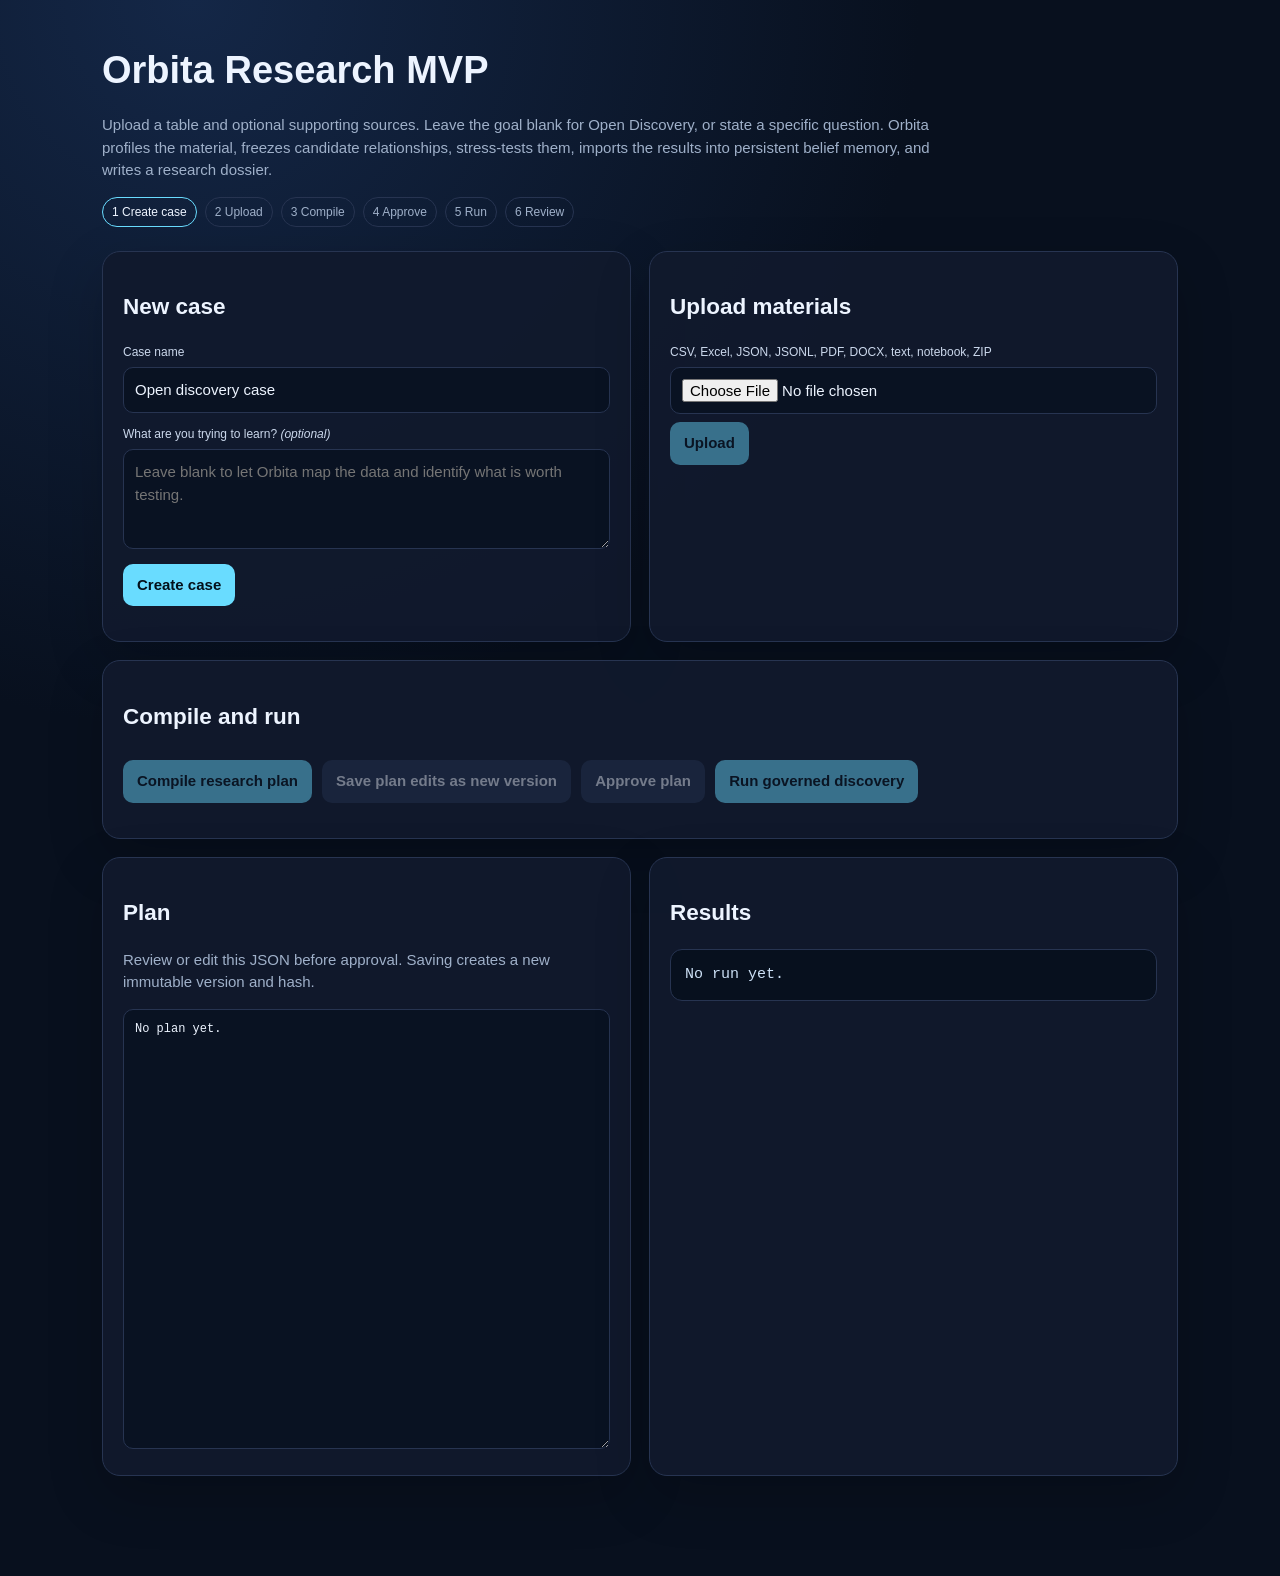
<file: src/orbita_mvp/static/index.html>
<!doctype html>
<html lang="en">
<head>
<meta charset="utf-8"><meta name="viewport" content="width=device-width,initial-scale=1">
<title>Orbita Research MVP</title>
<style>
:root{--bg:#08101e;--panel:#111a2d;--line:#273451;--text:#edf4ff;--muted:#9fb0c9;--accent:#69dcff;--good:#65e6a6;--bad:#ff8c9b}
*{box-sizing:border-box}body{margin:0;background:radial-gradient(circle at 15% 0,#142747,#08101e 38%);color:var(--text);font:15px/1.5 Inter,Segoe UI,Arial,sans-serif}
main{max-width:1120px;margin:auto;padding:42px 22px 100px}h1{font-size:38px;margin:0}.sub{color:var(--muted);max-width:850px}.grid{display:grid;grid-template-columns:1fr 1fr;gap:18px;margin-top:24px}.panel{background:rgba(17,26,45,.92);border:1px solid var(--line);border-radius:18px;padding:20px;box-shadow:0 20px 55px rgba(0,0,0,.2)}.wide{grid-column:1/-1}
label{display:block;color:#cbd8ec;font-size:12px;margin:12px 0 6px}input,textarea,button{font:inherit}input,textarea{width:100%;background:#091222;color:var(--text);border:1px solid var(--line);border-radius:10px;padding:11px}textarea{min-height:100px}textarea.code{min-height:440px;font:12px/1.45 Consolas,monospace}button{border:0;border-radius:10px;padding:10px 14px;background:var(--accent);color:#03101a;font-weight:700;cursor:pointer;margin:8px 6px 0 0}button.secondary{background:#253451;color:var(--text)}button:disabled{opacity:.45;cursor:not-allowed}.status{color:var(--muted);white-space:pre-wrap}.ok{color:var(--good)}.error{color:var(--bad)}pre{background:#07101e;border:1px solid var(--line);padding:14px;border-radius:12px;max-height:440px;overflow:auto;white-space:pre-wrap;word-break:break-word;color:#cce0f6}a{color:var(--accent)}.steps{display:flex;gap:8px;flex-wrap:wrap}.chip{border:1px solid var(--line);border-radius:99px;padding:5px 9px;color:var(--muted);font-size:12px}.chip.active{color:var(--text);border-color:var(--accent)}
@media(max-width:800px){.grid{grid-template-columns:1fr}.wide{grid-column:auto}}
</style>
</head>
<body><main>
<h1>Orbita Research MVP</h1>
<p class="sub">Upload a table and optional supporting sources. Leave the goal blank for Open Discovery, or state a specific question. Orbita profiles the material, freezes candidate relationships, stress-tests them, imports the results into persistent belief memory, and writes a research dossier.</p>
<div class="steps"><span class="chip active">1 Create case</span><span class="chip">2 Upload</span><span class="chip">3 Compile</span><span class="chip">4 Approve</span><span class="chip">5 Run</span><span class="chip">6 Review</span></div>
<div class="grid">
<section class="panel"><h2>New case</h2>
<label>Case name</label><input id="name" value="Open discovery case">
<label>What are you trying to learn? <em>(optional)</em></label><textarea id="goal" placeholder="Leave blank to let Orbita map the data and identify what is worth testing."></textarea>
<button onclick="createCase()">Create case</button><p id="caseStatus" class="status"></p></section>
<section class="panel"><h2>Upload materials</h2>
<label>CSV, Excel, JSON, JSONL, PDF, DOCX, text, notebook, ZIP</label><input id="file" type="file">
<button id="uploadBtn" onclick="uploadFile()" disabled>Upload</button><p id="uploadStatus" class="status"></p></section>
<section class="panel wide"><h2>Compile and run</h2>
<button id="compileBtn" onclick="compileCase()" disabled>Compile research plan</button>
<button id="savePlanBtn" class="secondary" onclick="savePlan()" disabled>Save plan edits as new version</button>
<button id="approveBtn" class="secondary" onclick="approvePlan()" disabled>Approve plan</button>
<button id="runBtn" onclick="runCase()" disabled>Run governed discovery</button>
<a id="reportLink" target="_blank" style="display:none;margin-left:12px">Open research dossier</a>
<p id="runStatus" class="status"></p></section>
<section class="panel"><h2>Plan</h2><p class="sub">Review or edit this JSON before approval. Saving creates a new immutable version and hash.</p><textarea id="planOut" class="code">No plan yet.</textarea></section>
<section class="panel"><h2>Results</h2><pre id="resultOut">No run yet.</pre></section>
</div></main>
<script>
let caseId=null, planId=null;
function show(id,text,ok=true){const el=document.getElementById(id);el.textContent=text;el.className='status '+(ok?'ok':'error')}
async function jsonFetch(url,opts={}){const r=await fetch(url,opts);const t=await r.text();let data;try{data=JSON.parse(t)}catch{data={detail:t}}if(!r.ok)throw new Error(data.detail||t);return data}
async function createCase(){try{const data=await jsonFetch('/cases',{method:'POST',headers:{'Content-Type':'application/json'},body:JSON.stringify({name:document.getElementById('name').value,goal:document.getElementById('goal').value})});caseId=data.id;show('caseStatus','Created '+caseId+' in '+data.mode+' mode.');document.getElementById('uploadBtn').disabled=false;document.getElementById('compileBtn').disabled=false}catch(e){show('caseStatus',e.message,false)}}
async function uploadFile(){try{const f=document.getElementById('file').files[0];if(!f)throw new Error('Choose a file first.');const form=new FormData();form.append('file',f);show('uploadStatus','Uploading and profiling…');const data=await jsonFetch(`/cases/${caseId}/files`,{method:'POST',body:form});show('uploadStatus',`${data.original_name}: ${data.parse_status}, ${data.artifact_kind}`)}catch(e){show('uploadStatus',e.message,false)}}
async function compileCase(){try{show('runStatus','Compiling a frozen plan…');const data=await jsonFetch(`/cases/${caseId}/compile`,{method:'POST',headers:{'Content-Type':'application/json'},body:JSON.stringify({max_candidates:60})});planId=data.id;document.getElementById('planOut').value=JSON.stringify(data.plan,null,2);document.getElementById('savePlanBtn').disabled=false;document.getElementById('approveBtn').disabled=false;show('runStatus',`Plan ${planId} is ready for review.`)}catch(e){show('runStatus',e.message,false)}}
async function savePlan(){try{const plan=JSON.parse(document.getElementById('planOut').value);const data=await jsonFetch(`/plans/${planId}/revise`,{method:'POST',headers:{'Content-Type':'application/json'},body:JSON.stringify({plan,compiler:'browser-human-review'})});planId=data.id;document.getElementById('planOut').value=JSON.stringify(data.plan,null,2);document.getElementById('runBtn').disabled=true;show('runStatus',`Saved revised plan ${planId}. New hash: ${data.plan_hash}`)}catch(e){show('runStatus',e.message,false)}}
async function approvePlan(){try{const data=await jsonFetch(`/plans/${planId}/approve`,{method:'POST',headers:{'Content-Type':'application/json'},body:JSON.stringify({reviewer:'local-user'})});document.getElementById('runBtn').disabled=false;show('runStatus',`Plan approved. Hash: ${data.plan_hash}`)}catch(e){show('runStatus',e.message,false)}}
async function runCase(){try{show('runStatus','Running held-out and cross-seed falsification checks. This may take a moment…');const data=await jsonFetch(`/cases/${caseId}/run`,{method:'POST',headers:{'Content-Type':'application/json'},body:JSON.stringify({plan_id:planId})});document.getElementById('resultOut').textContent=JSON.stringify(data.result,null,2);show('runStatus',`Completed. ${data.result.survivor_count}/${data.result.candidate_count} candidates survived.`);const link=document.getElementById('reportLink');link.href=`/cases/${caseId}/report`;link.style.display='inline'}catch(e){show('runStatus',e.message,false)}}
</script></body></html>
</file>
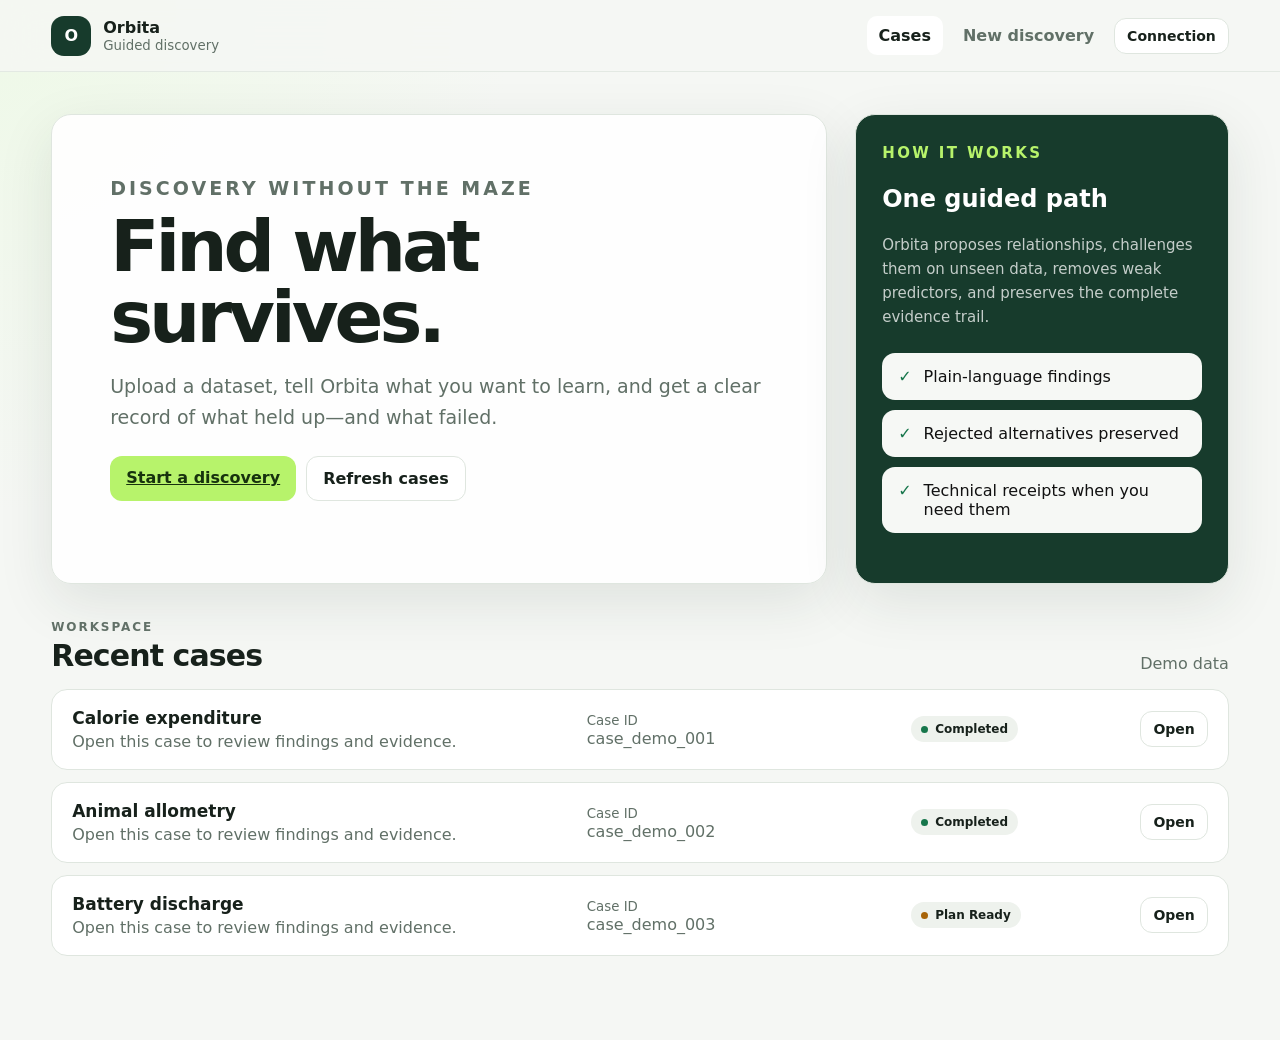
<file: src/orbita_mvp/ui/index.html>
<!doctype html>
<html lang="en">
<head>
  <meta charset="utf-8" />
  <meta name="viewport" content="width=device-width, initial-scale=1" />
  <meta name="description" content="Orbita guided discovery frontend" />
  <title>Orbita — Guided Discovery</title>
  <link rel="stylesheet" href="styles.css" />
</head>
<body>
  <div id="toast" class="toast" role="status" aria-live="polite"></div>

  <header class="topbar">
    <a class="brand" href="#/cases" aria-label="Orbita home">
      <span class="brand-mark">O</span>
      <span>
        <strong>Orbita</strong>
        <small>Guided discovery</small>
      </span>
    </a>

    <nav class="topnav" aria-label="Primary">
      <a href="#/cases" data-nav="cases">Cases</a>
      <a href="#/new" data-nav="new">New discovery</a>
      <button id="openSettings" class="button ghost small" type="button">Connection</button>
    </nav>
  </header>

  <main id="app" tabindex="-1"></main>

  <dialog id="settingsDialog" class="modal">
    <form method="dialog" id="settingsForm">
      <div class="modal-head">
        <div>
          <p class="eyebrow">Connection</p>
          <h2>Connect to Orbita</h2>
        </div>
        <button class="icon-button" value="cancel" aria-label="Close">×</button>
      </div>

      <label>
        API base URL
        <input id="apiBase" type="url" placeholder="https://…" required />
      </label>

      <div class="two-col">
        <label>
          Username
          <input id="apiUsername" autocomplete="username" />
        </label>
        <label>
          Password
          <input id="apiPassword" type="password" autocomplete="current-password" />
        </label>
      </div>

      <label class="switch-row">
        <span>
          <strong>Use demo mode</strong>
          <small>Explore the full workflow without calling the live API.</small>
        </span>
        <input id="mockMode" type="checkbox" />
      </label>

      <p class="security-note">Credentials are stored only in this browser session and are never written into project files.</p>

      <div class="modal-actions">
        <button class="button ghost" value="cancel">Cancel</button>
        <button class="button primary" id="saveSettings" value="default">Save connection</button>
      </div>
    </form>
  </dialog>

  <template id="loadingTemplate">
    <section class="center-state">
      <div class="spinner"></div>
      <h2>Loading Orbita…</h2>
    </section>
  </template>

  <script src="config.js"></script>
  <script src="app.js"></script>
</body>
</html>
</file>
<file: src/orbita_mvp/ui/styles.css>
:root {
  --bg: #f5f7f4;
  --surface: #ffffff;
  --surface-2: #eef2ed;
  --ink: #17211b;
  --muted: #617067;
  --line: #dfe6df;
  --brand: #173b2c;
  --brand-2: #275c46;
  --accent: #b7f36b;
  --accent-ink: #17320e;
  --success: #16764b;
  --danger: #b53a35;
  --warning: #a76408;
  --shadow: 0 18px 55px rgba(27, 52, 40, .10);
  --radius: 20px;
  --radius-sm: 12px;
  --max: 1180px;
  font-family: Inter, ui-sans-serif, system-ui, -apple-system, BlinkMacSystemFont, "Segoe UI", sans-serif;
  color: var(--ink);
  background: var(--bg);
}

* { box-sizing: border-box; }
html { scroll-behavior: smooth; }
body { margin: 0; min-height: 100vh; background: radial-gradient(circle at top left, #eef9e7 0, transparent 32rem), var(--bg); }
button, input, select, textarea { font: inherit; }
a { color: inherit; }

.topbar {
  position: sticky;
  top: 0;
  z-index: 20;
  display: flex;
  align-items: center;
  justify-content: space-between;
  min-height: 72px;
  padding: 0 4vw;
  border-bottom: 1px solid rgba(223, 230, 223, .8);
  background: rgba(245, 247, 244, .86);
  backdrop-filter: blur(18px);
}

.brand { display: flex; align-items: center; gap: 12px; text-decoration: none; }
.brand-mark { display: grid; place-items: center; width: 40px; height: 40px; border-radius: 13px; color: white; background: var(--brand); font-weight: 800; }
.brand strong, .brand small { display: block; }
.brand small { color: var(--muted); margin-top: 1px; }
.topnav { display: flex; align-items: center; gap: 8px; }
.topnav a { padding: 10px 12px; border-radius: 10px; text-decoration: none; color: var(--muted); font-weight: 650; }
.topnav a.active, .topnav a:hover { color: var(--ink); background: var(--surface); }

main { width: min(var(--max), 92vw); margin: 0 auto; padding: 42px 0 84px; }

.hero { display: grid; grid-template-columns: 1.35fr .65fr; gap: 28px; align-items: stretch; margin-bottom: 36px; }
.hero-card, .card { background: rgba(255,255,255,.92); border: 1px solid var(--line); border-radius: var(--radius); box-shadow: var(--shadow); }
.hero-card { padding: clamp(28px, 5vw, 58px); }
.hero h1 { max-width: 760px; margin: 8px 0 14px; font-size: clamp(38px, 6vw, 72px); line-height: .98; letter-spacing: -.055em; }
.hero p { max-width: 680px; color: var(--muted); font-size: 19px; line-height: 1.6; }
.hero-aside { padding: 26px; background: var(--brand); color: white; }
.hero-aside .eyebrow { color: var(--accent); }
.hero-aside p { color: rgba(255,255,255,.75); font-size: 15px; }
.hero-aside .check-list li { color: #111; }

.eyebrow { margin: 0; color: var(--brand-2); font-size: 12px; font-weight: 850; text-transform: uppercase; letter-spacing: .16em; }
.section-head { display: flex; align-items: end; justify-content: space-between; gap: 20px; margin: 30px 0 16px; }
.section-head h2 { margin: 4px 0 0; font-size: 30px; letter-spacing: -.03em; }
.section-head p { margin: 0; color: var(--muted); }

.button { border: 0; border-radius: 12px; padding: 12px 16px; cursor: pointer; font-weight: 760; transition: transform .15s ease, box-shadow .15s ease, background .15s ease; }
.button:hover { transform: translateY(-1px); }
.button.primary { color: white; background: var(--brand); box-shadow: 0 8px 24px rgba(23,59,44,.2); }
.button.accent { color: var(--accent-ink); background: var(--accent); }
.button.ghost { color: var(--ink); background: var(--surface); border: 1px solid var(--line); box-shadow: none; }
.button.danger { color: white; background: var(--danger); }
.button.small { padding: 9px 12px; font-size: 14px; }
.button:disabled { opacity: .45; cursor: not-allowed; transform: none; }
.actions { display: flex; flex-wrap: wrap; gap: 10px; margin-top: 24px; }

.grid { display: grid; gap: 16px; }
.grid.three { grid-template-columns: repeat(3, minmax(0, 1fr)); }
.grid.two { grid-template-columns: repeat(2, minmax(0, 1fr)); }
.card { padding: 22px; }
.card h3 { margin: 8px 0 6px; font-size: 20px; }
.card p { margin: 0; color: var(--muted); line-height: 1.55; }
.card.clickable { cursor: pointer; box-shadow: none; transition: .18s ease; }
.card.clickable:hover { transform: translateY(-2px); border-color: #b8c6ba; box-shadow: var(--shadow); }

.case-list { display: grid; gap: 12px; }
.case-row { display: grid; grid-template-columns: 1.3fr .8fr .55fr auto; gap: 20px; align-items: center; padding: 18px 20px; background: var(--surface); border: 1px solid var(--line); border-radius: 16px; }
.case-row h3 { margin: 0 0 4px; font-size: 17px; }
.case-row p, .case-row small { color: var(--muted); margin: 0; }
.status { display: inline-flex; align-items: center; gap: 7px; padding: 6px 10px; border-radius: 999px; background: var(--surface-2); font-size: 12px; font-weight: 800; text-transform: capitalize; }
.status::before { content: ""; width: 7px; height: 7px; border-radius: 50%; background: var(--warning); }
.status.completed::before, .status.supported::before { background: var(--success); }
.status.refuted::before { background: var(--danger); }

.wizard-shell { display: grid; grid-template-columns: 250px 1fr; gap: 24px; align-items: start; }
.stepper { position: sticky; top: 94px; padding: 18px; background: rgba(255,255,255,.7); border: 1px solid var(--line); border-radius: 18px; }
.step { display: grid; grid-template-columns: 32px 1fr; gap: 10px; align-items: center; padding: 11px 8px; color: var(--muted); }
.step-index { display: grid; place-items: center; width: 28px; height: 28px; border-radius: 50%; background: var(--surface-2); font-size: 12px; font-weight: 800; }
.step.active { color: var(--ink); font-weight: 800; }
.step.active .step-index { color: white; background: var(--brand); }
.step.done .step-index { color: var(--accent-ink); background: var(--accent); }
.wizard-panel { min-height: 560px; padding: clamp(24px, 4vw, 44px); background: var(--surface); border: 1px solid var(--line); border-radius: var(--radius); box-shadow: var(--shadow); }
.wizard-panel h1 { margin: 6px 0 10px; font-size: clamp(32px, 5vw, 52px); letter-spacing: -.045em; }
.wizard-panel > p { max-width: 720px; color: var(--muted); line-height: 1.6; }

.dropzone { margin-top: 28px; padding: 44px 22px; text-align: center; border: 2px dashed #b9c8bb; border-radius: 18px; background: #fbfcfa; cursor: pointer; }
.dropzone.dragover { border-color: var(--brand); background: #f2faed; }
.dropzone input { display: none; }
.dropzone-icon { font-size: 38px; }
.dropzone strong { display: block; margin-top: 8px; font-size: 18px; }
.dropzone span { color: var(--muted); }

label { display: grid; gap: 8px; color: var(--ink); font-weight: 700; }
input, select, textarea { width: 100%; border: 1px solid #cfd8d0; border-radius: 12px; padding: 12px 13px; color: var(--ink); background: white; outline: none; }
input:focus, select:focus, textarea:focus { border-color: var(--brand-2); box-shadow: 0 0 0 3px rgba(39,92,70,.12); }
textarea { min-height: 112px; resize: vertical; }
.form-stack { display: grid; gap: 18px; margin-top: 24px; }
.two-col { display: grid; grid-template-columns: 1fr 1fr; gap: 14px; }

.data-summary { display: grid; grid-template-columns: repeat(4, 1fr); gap: 12px; margin: 24px 0; }
.metric { padding: 16px; border: 1px solid var(--line); border-radius: 14px; background: #fbfcfb; }
.metric strong { display: block; font-size: 23px; }
.metric span { color: var(--muted); font-size: 13px; }

.table-wrap { overflow: auto; border: 1px solid var(--line); border-radius: 14px; }
table { width: 100%; border-collapse: collapse; min-width: 680px; }
th, td { padding: 12px 14px; border-bottom: 1px solid var(--line); text-align: left; font-size: 14px; }
th { background: #f3f6f2; color: var(--muted); font-size: 12px; text-transform: uppercase; letter-spacing: .06em; }
tr:last-child td { border-bottom: 0; }

.plan-list, .check-list { display: grid; gap: 10px; margin: 24px 0; padding: 0; list-style: none; }
.plan-list li, .check-list li { display: flex; align-items: flex-start; gap: 12px; padding: 14px 16px; border-radius: 13px; background: #f6f8f5; }
.plan-list .num { display: grid; place-items: center; min-width: 28px; height: 28px; border-radius: 50%; color: white; background: var(--brand); font-size: 12px; font-weight: 850; }
.check { color: var(--success); font-weight: 900; }

.progress-wrap { margin-top: 30px; }
.progress-bar { width: 100%; height: 12px; overflow: hidden; border-radius: 999px; background: var(--surface-2); }
.progress-bar > span { display: block; height: 100%; width: 0%; border-radius: inherit; background: linear-gradient(90deg, var(--brand), #4e8a6d, var(--accent)); transition: width .45s ease; }
.progress-steps { display: grid; gap: 10px; margin-top: 22px; }
.progress-item { display: grid; grid-template-columns: 26px 1fr; gap: 10px; color: var(--muted); }
.progress-item.done { color: var(--ink); }
.progress-item.active { color: var(--brand); font-weight: 800; }

.result-hero { padding: 28px; color: white; background: var(--brand); border-radius: 18px; }
.result-hero h2 { margin: 10px 0; font-size: clamp(28px, 4vw, 44px); }
.result-hero p { color: rgba(255,255,255,.72); }
.model-pill { display: inline-flex; padding: 9px 12px; border-radius: 999px; color: var(--accent-ink); background: var(--accent); font-weight: 850; }
.result-grid { display: grid; grid-template-columns: 1.3fr .7fr; gap: 18px; margin-top: 18px; }
.details { margin-top: 18px; border: 1px solid var(--line); border-radius: 14px; overflow: hidden; }
.details summary { padding: 15px 16px; cursor: pointer; font-weight: 800; background: #f7f9f6; }
.details > div { padding: 16px; }

.empty-state, .center-state { display: grid; place-items: center; min-height: 360px; text-align: center; }
.empty-state p, .center-state p { color: var(--muted); }
.spinner { width: 42px; height: 42px; border: 4px solid #dfe6df; border-top-color: var(--brand); border-radius: 50%; animation: spin .8s linear infinite; }
@keyframes spin { to { transform: rotate(360deg); } }

.modal { width: min(620px, 92vw); border: 0; border-radius: 20px; padding: 0; box-shadow: 0 30px 100px rgba(0,0,0,.28); }
.modal::backdrop { background: rgba(15,27,20,.55); backdrop-filter: blur(3px); }
.modal form { display: grid; gap: 18px; padding: 26px; }
.modal-head { display: flex; justify-content: space-between; align-items: start; }
.modal-head h2 { margin: 5px 0 0; }
.icon-button { width: 36px; height: 36px; border: 0; border-radius: 50%; background: var(--surface-2); cursor: pointer; font-size: 24px; }
.modal-actions { display: flex; justify-content: end; gap: 10px; }
.switch-row { display: flex; justify-content: space-between; align-items: center; gap: 20px; padding: 14px; border: 1px solid var(--line); border-radius: 14px; }
.switch-row small { display: block; margin-top: 3px; color: var(--muted); font-weight: 500; }
.switch-row input { width: 22px; height: 22px; }
.security-note { margin: 0; color: var(--muted); font-size: 13px; }

.toast { position: fixed; right: 24px; bottom: 24px; z-index: 60; max-width: 420px; padding: 14px 16px; color: white; background: var(--brand); border-radius: 12px; box-shadow: var(--shadow); opacity: 0; pointer-events: none; transform: translateY(12px); transition: .22s ease; }
.toast.show { opacity: 1; transform: translateY(0); }
.toast.error { background: var(--danger); }

.code-receipt { margin-top: 16px; padding: 14px; overflow: auto; border-radius: 12px; color: #d8f8dc; background: #102118; font: 12px/1.6 ui-monospace, SFMono-Regular, Menlo, monospace; }
.muted { color: var(--muted); }
.hide { display: none !important; }

@media (max-width: 900px) {
  .hero, .wizard-shell, .result-grid { grid-template-columns: 1fr; }
  .stepper { position: static; display: flex; overflow-x: auto; }
  .step { min-width: 150px; }
  .grid.three, .grid.two, .data-summary { grid-template-columns: 1fr 1fr; }
  .case-row { grid-template-columns: 1fr; gap: 8px; }
}

@media (max-width: 620px) {
  .topbar { align-items: flex-start; gap: 12px; padding-block: 12px; }
  .topnav { flex-wrap: wrap; justify-content: end; }
  .topnav a { display: none; }
  main { width: min(94vw, var(--max)); padding-top: 24px; }
  .grid.three, .grid.two, .data-summary, .two-col { grid-template-columns: 1fr; }
  .wizard-panel { padding: 22px; }
  .hero h1 { font-size: 42px; }
}
</file>
